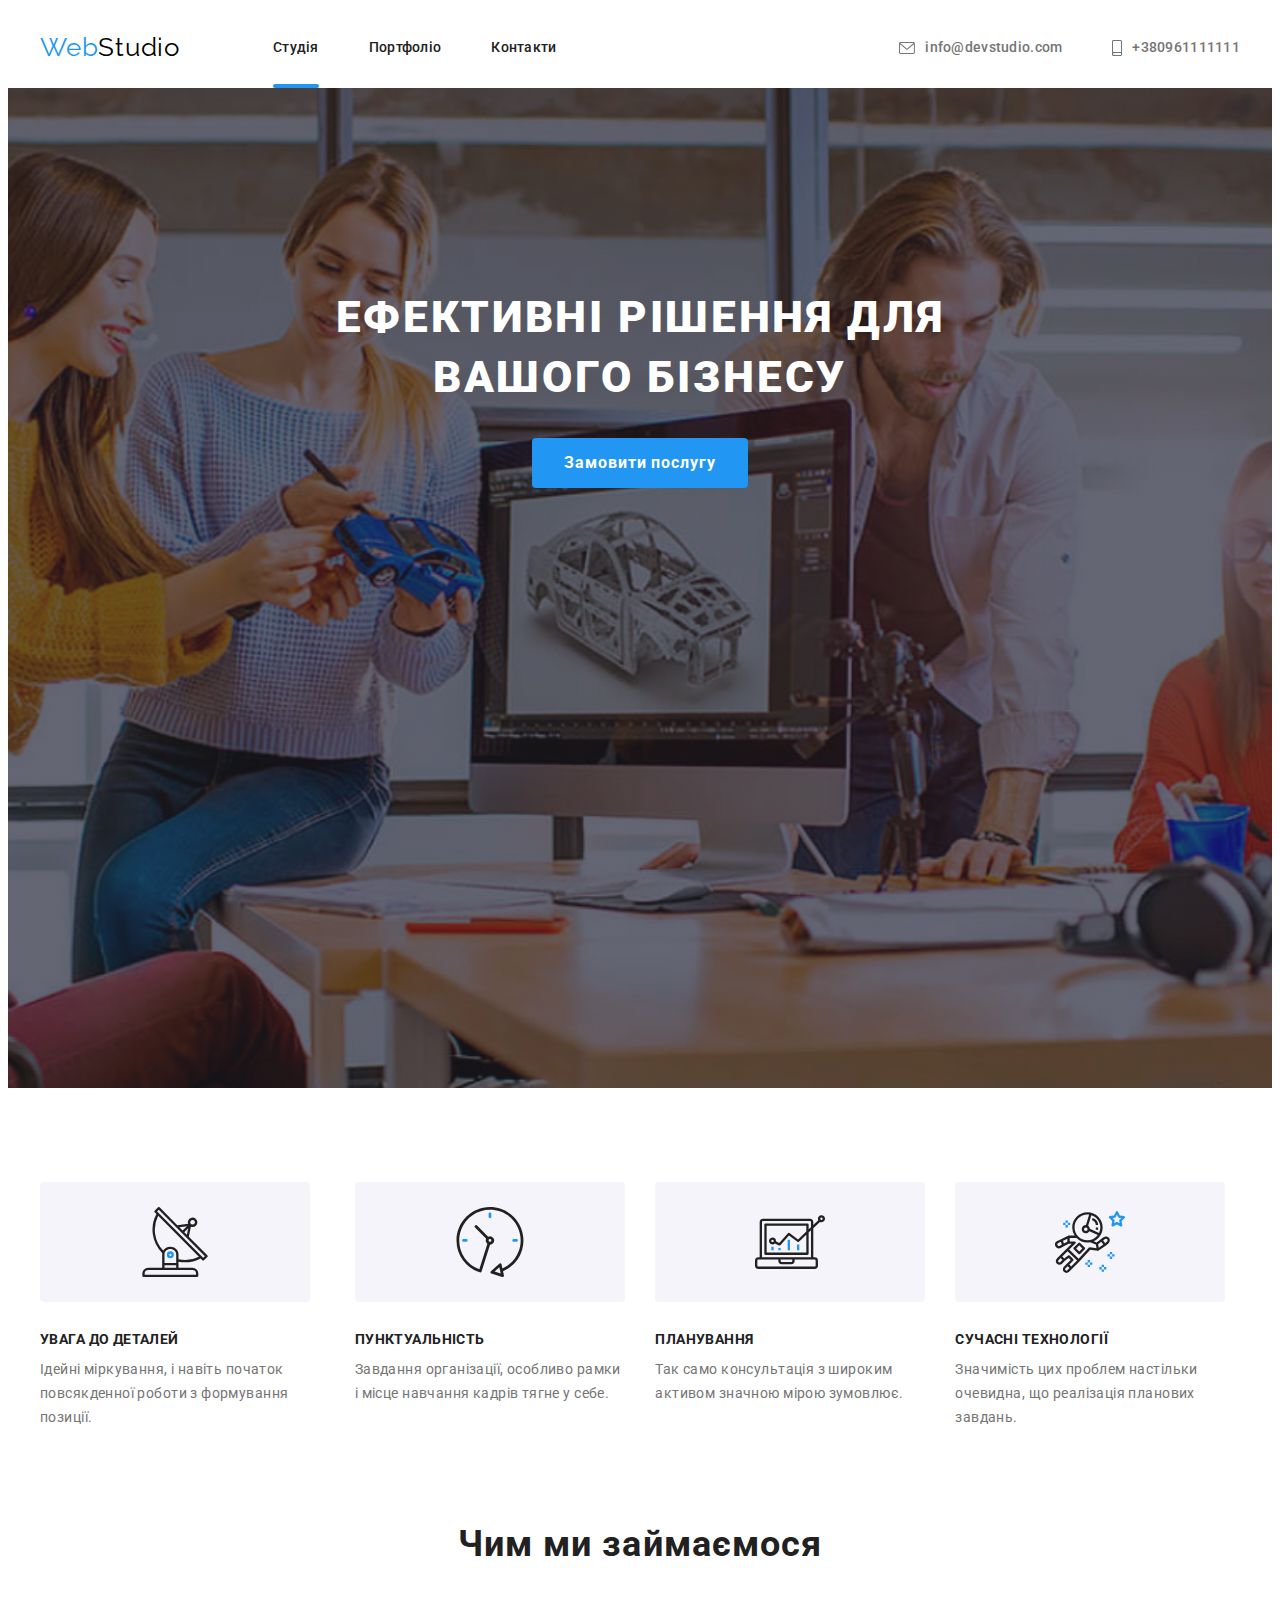
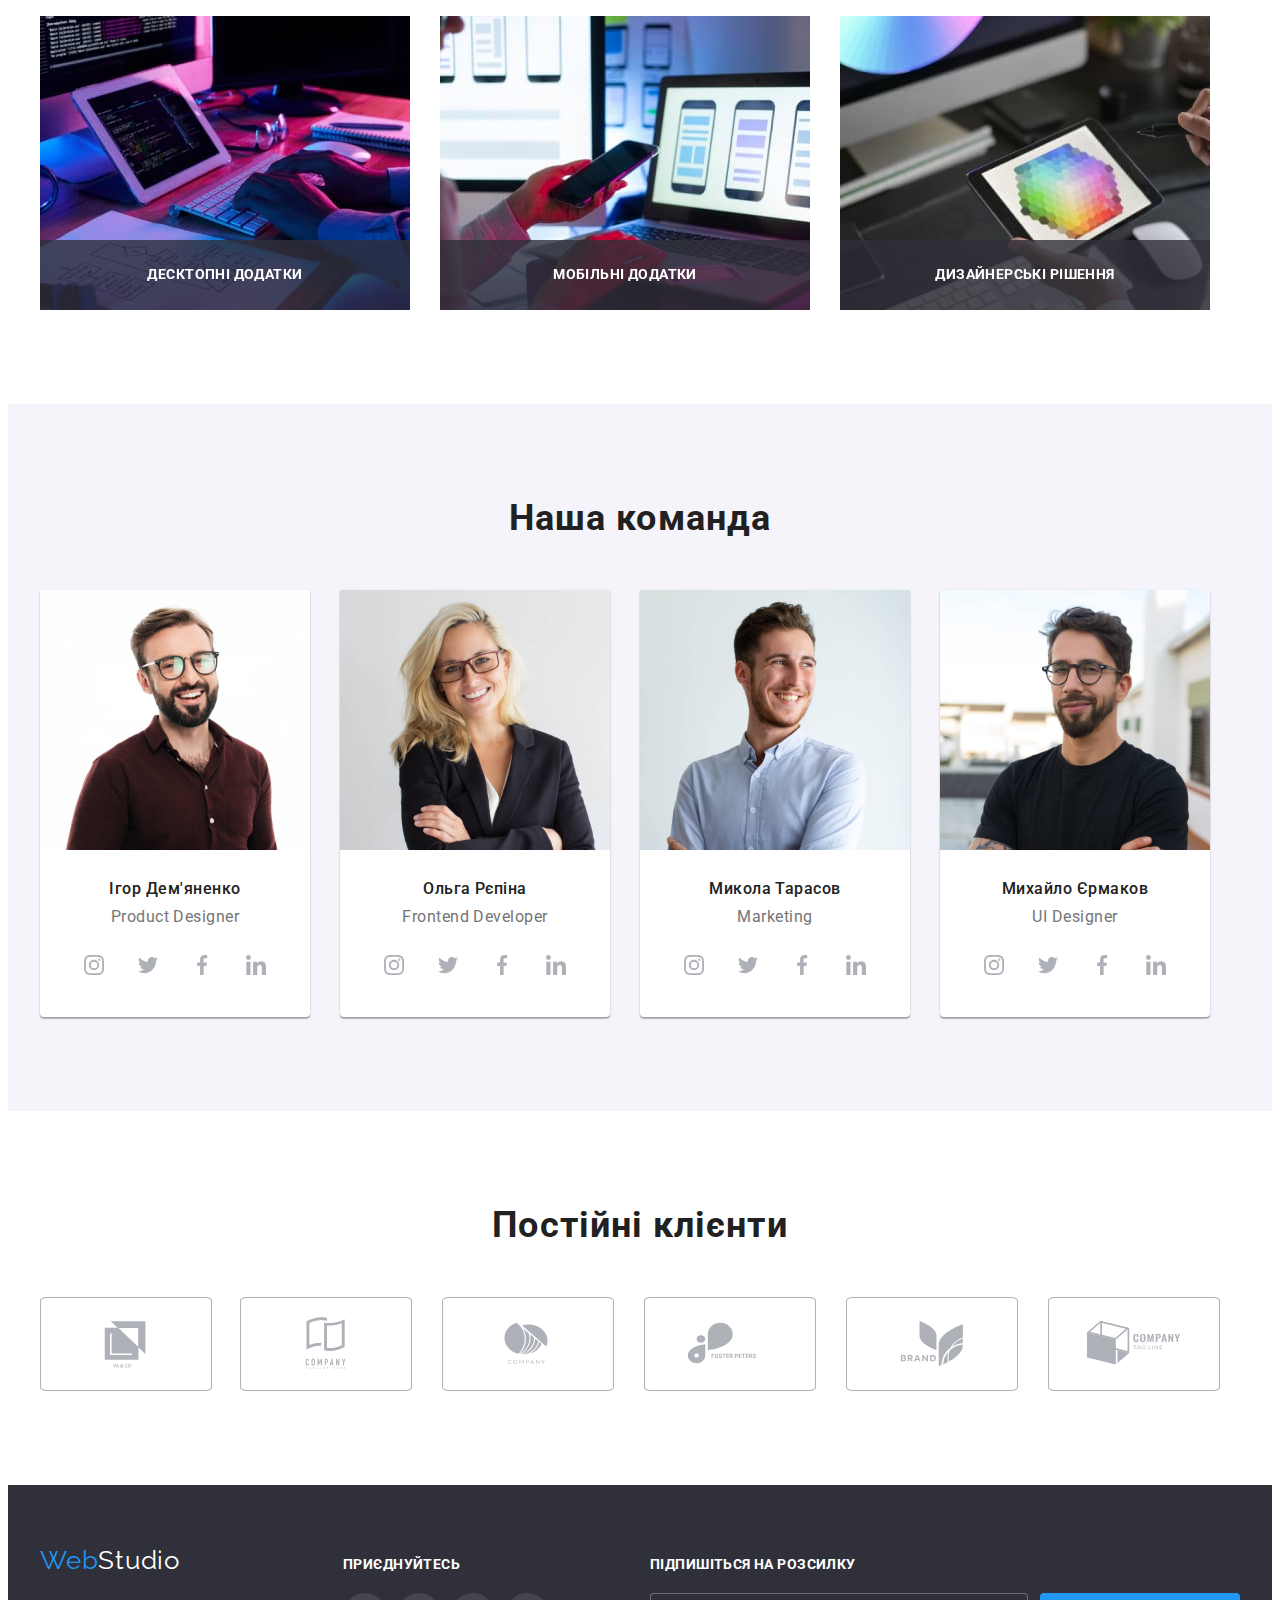
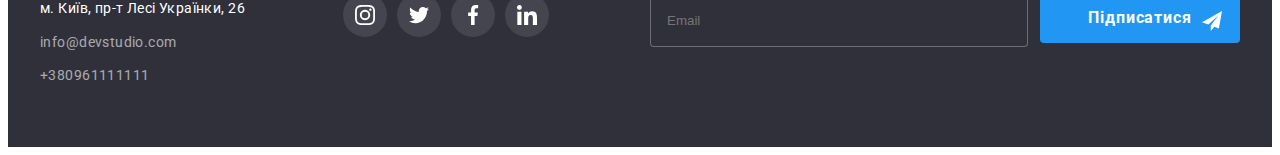
<file: index.html>
<!DOCTYPE html>
<html lang="uk">
  <head>
    <meta charset="UTF-8" />
    <meta http-equiv="X-UA-Compatible" content="IE=edge" />
    <meta name="viewport" content="width=device-width, initial-scale=1.0" />
    <title>Document</title>
    <link
      rel="stylesheet"
      href="https://cdnjs.cloudflare.com/ajax/libs/modern-normalize/1.1.0/modern-normalize.min.css"
      integrity="sha512-wpPYUAdjBVSE4KJnH1VR1HeZfpl1ub8YT/NKx4PuQ5NmX2tKuGu6U/JRp5y+Y8XG2tV+wKQpNHVUX03MfMFn9Q=="
      crossorigin="anonymous"
      referrerpolicy="no-referrer"
    />
    <link
      href="https://fonts.googleapis.com/css2?family=Raleway:wght@700&family=Roboto:wght@400;500;700;900&display=swap"
      rel="stylesheet"
    />
    <!-- Custom stiles-->
    <link rel="stylesheet" href="./css/main.min.css" />
    <!-- <link rel="stylesheet" href="./css/styles.css" /> -->
  </head>
  <body>
    <header>
      <div class="container header-container">
        <a href="./index.html" class="logo"
          >Web<span class="logo-header">Studio</span></a
        >
        <nav>
          <ul class="nav list">
            <li>
              <a href="./index.html" class="nav__link link current">Студія</a>
            </li>

            <li>
              <a href="./portfolio.html" class="nav__link link">Портфоліо</a>
            </li>
            <li>
              <a href="#" class="nav__link link">Контакти</a>
            </li>
          </ul>
        </nav>

        <ul class="list address-header">
          <li class="item">
            <a
              href="mailto:info@devstudio.com"
              class="address-header__link"
              lang="en"
            >
              <svg class="address-header__logo" width="16" height="12">
                <use href="./images/icons-new.svg#icon-envelope"></use>
              </svg>
              info@devstudio.com</a
            >
          </li>
          <li class="item">
            <a href="tel:+380961111111" class="address-header__link">
              <svg class="address-header__logo" width="10" height="16">
                <use href="./images/icons-new.svg#icon-smartphone"></use>
              </svg>
              +380961111111</a
            >
          </li>
        </ul>
      </div>
    </header>
    <main>
      <section class="hero">
        <div class="container">
          <h1 class="hero__title">Ефективні рішення для вашого бізнесу</h1>
          <button data-modal-open type="button" class="button primary">
            Замовити послугу
          </button>
          <div class="backdrop is-hidden" data-modal>
            <div class="modal">
              <p class="modal__title">Залиште свої дані, ми вам передзвонимо</p>
              <button data-modal-close class="modal-close">
                <svg class="modal-close__icon" width="18" height="18">
                  <use href="./images/icons-new.svg#icon-close"></use>
                </svg>
              </button>

              <form class="modal-form" name="modal_form">
                <label class="modal-form__group">
                  <span class="modal-form__label"> Ім'я </span>
                  <input type="text" class="modal-form__input" />
                  <svg class="modal-form__icon" width="18" height="18">
                    <use
                      href="./images/icons-new.svg#icon-person-black-18dp-1"
                    ></use>
                  </svg>
                </label>
                <label class="modal-form-group">
                  <span class="modal-form__label"> Телефон </span>
                  <input type="text" class="modal-form__input" />
                  <svg class="modal-form__icon" width="18" height="18">
                    <use
                      href="./images/icons-new.svg#icon-phone-black-18dp-1"
                    ></use>
                  </svg>
                </label>
                <label class="modal-form__group">
                  <span class="modal-form__label"> Пошта </span>
                  <input type="text" class="modal-form__input" />
                  <svg class="modal-form__icon" width="18" height="18">
                    <use
                      href="./images/icons-new.svg#icon-email-black-18dp-1"
                    ></use>
                  </svg>
                </label>
                <label class="modal-form__textarea">
                  <span class="modal-form__label"> Коментар </span>
                  <textarea
                    name="feedback"
                    placeholder="Введіть текст"
                    class="modal-form__input--feedback"
                  ></textarea>
                </label>
                <div role="group" class="agreement">
                  <label class="check option">
                    <input class="check__input" type="checkbox" />
                    <span class="check__box"></span>
                  </label>
                  <label
                    >Погоджуюся з розсилкою та приймаю
                    <a href="" class="agreement__link">Умови договору</a></label
                  >
                </div>
                <button class="modal-form-btn" type="submit">Відправити</button>
              </form>
            </div>
          </div>
        </div>
      </section>

      <section class="section">
        <div class="container">
          <h2 class="pattern-hidden">Наші переваги</h2>

          <ul class="advantages list">
            <li class="item">
              <div class="advantages__box">
                <svg width="70" height="70">
                  <use href="./images/icons-new.svg#icon-antenna"></use>
                </svg>
              </div>
              <h3 class="advantages__title">УВАГА ДО ДЕТАЛЕЙ</h3>
              <p class="advantages__description">
                Ідейні міркування, і навіть початок повсякденної роботи з
                формування позиції.
              </p>
            </li>
            <li class="item">
              <div class="advantages__box">
                <svg width="70" height="70">
                  <use href="./images/icons-new.svg#icon-clock"></use>
                </svg>
              </div>
              <h3 class="advantages__title">ПУНКТУАЛЬНІСТЬ</h3>
              <p class="advantages__description">
                Завдання організації, особливо рамки і місце навчання кадрів
                тягне у себе.
              </p>
            </li>
            <li class="item">
              <div class="advantages__box">
                <svg width="70" height="70">
                  <use href="./images/icons-new.svg#icon-diagram"></use>
                </svg>
              </div>
              <h3 class="advantages__title">ПЛАНУВАННЯ</h3>
              <p class="advantages__description">
                Так само консультація з широким активом значною мірою зумовлює.
              </p>
            </li>
            <li class="item">
              <div class="advantages__box">
                <svg width="70" height="70">
                  <use href="./images/icons-new.svg#icon-astronaut"></use>
                </svg>
              </div>
              <h3 class="advantages__title">СУЧАСНІ ТЕХНОЛОГІЇ</h3>
              <p class="advantages__description">
                Значимість цих проблем настільки очевидна, що реалізація
                планових завдань.
              </p>
            </li>
          </ul>
        </div>
      </section>
      <section class="work section">
        <div class="container">
          <h2 class="work__title">Чим ми займаємося</h2>
          <ul class="work__list list">
            <li class="work__item">
              <img
                src="./images/comp.jpg"
                alt="Фото с изображением экрана компьютера"
                width="370"
              />
              <p class="work__descr">Десктопні додатки</p>
            </li>
            <li class="work__item">
              <img
                src="./images/smartphone.jpg"
                alt="Фото с изображением смартфона"
                width="370"
              />
              <p class="work__descr">Мобільні додатки</p>
            </li>
            <li class="work__item">
              <img
                src="./images/tablet.jpg"
                alt="Фото с изображением планшета"
                width="370"
              />
              <p class="work__descr">Дизайнерські рішення</p>
            </li>
          </ul>
        </div>
      </section>

      <section class="team section">
        <div class="container">
          <h2 class="team__title">Наша команда</h2>
          <ul class="team-members list">
            <li class="team-members__item">
              <img
                src="./images/demianenko.jpg"
                alt="Фото Дем'яненко"
                width="270"
                height="260"
              />
              <div class="team-members__box">
                <h3 class="team-members__names">Ігор Дем'яненко</h3>
                <p class="team-members__title">Product Designer</p>
                <ul class="social list">
                  <li>
                    <a
                      class="social__link link"
                      href="http://instagram.com"
                      target="_blank"
                      rel="noopener norefference"
                      aria-label="Instagram"
                    >
                      <svg class="social__icon" width="20" height="20">
                        <use href="./images/icons-new.svg#icon-instagram"></use>
                      </svg>
                    </a>
                  </li>
                  <li>
                    <a
                      class="social__link link"
                      href="http://twitter.com"
                      target="_blank"
                      rel="noopener norefference"
                      aria-label="Twitter logo"
                    >
                      <svg class="social__icon" width="20" height="20">
                        <use href="./images/icons-new.svg#icon-twitter"></use>
                      </svg>
                    </a>
                  </li>
                  <li>
                    <a
                      class="social__link link"
                      href="http://facebook.com"
                      target="_blank"
                      rel="noopener norefference"
                      aria-label="Facebook logo"
                    >
                      <svg class="social__icon" width="20" height="20">
                        <use href="./images/icons-new.svg#icon-facebook"></use>
                      </svg>
                    </a>
                  </li>
                  <li>
                    <a
                      class="social__link link"
                      href="http://linkedin.com"
                      target="_blank"
                      rel="noopener norefference"
                      aria-label="linkedin logo"
                    >
                      <svg class="social__icon" width="20" height="20">
                        <use href="./images/icons-new.svg#icon-linkedin"></use>
                      </svg>
                    </a>
                  </li>
                </ul>
              </div>
            </li>
            <li class="team-members__item">
              <img
                src="./images/repina.jpg"
                alt="Фото Рєпіної"
                width="270"
                height="260"
              />
              <div class="team-members__box">
                <h3 class="team-members__names">Ольга Рєпіна</h3>
                <p class="team-members__title">Frontend Developer</p>
                <ul class="social list">
                  <li>
                    <a
                      class="social__link link"
                      href="http://instagram.com"
                      target="_blank"
                      rel="noopener norefference"
                      aria-label="Instagram"
                    >
                      <svg class="social__icon" width="20" height="20">
                        <use href="./images/icons-new.svg#icon-instagram"></use>
                      </svg>
                    </a>
                  </li>
                  <li>
                    <a
                      class="social__link link"
                      href="http://twitter.com"
                      target="_blank"
                      rel="noopener norefference"
                      aria-label="Twitter logo"
                    >
                      <svg class="social__icon" width="20" height="20">
                        <use href="./images/icons-new.svg#icon-twitter"></use>
                      </svg>
                    </a>
                  </li>
                  <li>
                    <a
                      class="social__link link"
                      href="http://facebook.com"
                      target="_blank"
                      rel="noopener norefference"
                      aria-label="Facebook logo"
                    >
                      <svg class="social__icon" width="20" height="20">
                        <use href="./images/icons-new.svg#icon-facebook"></use>
                      </svg>
                    </a>
                  </li>
                  <li>
                    <a
                      class="social__link link"
                      href="http://linkedin.com"
                      target="_blank"
                      rel="noopener norefference"
                      aria-label="linkedin logo"
                    >
                      <svg class="social__icon" width="20" height="20">
                        <use href="./images/icons-new.svg#icon-linkedin"></use>
                      </svg>
                    </a>
                  </li>
                </ul>
              </div>
            </li>
            <li class="team-members__item">
              <img
                src="./images/tarasov.jpg"
                alt="Фото Тарасова"
                width="270"
                height="260"
              />
              <div class="team-members__box">
                <h3 class="team-members__names">Микола Тарасов</h3>
                <p class="team-members__title">Marketing</p>
                <ul class="social list">
                  <li class="social__item">
                    <a
                      class="social__link link"
                      href="http://instagram.com"
                      target="_blank"
                      rel="noopener norefference"
                      aria-label="Instagram"
                    >
                      <svg class="social__icon" width="20" height="20">
                        <use href="./images/icons-new.svg#icon-instagram"></use>
                      </svg>
                    </a>
                  </li>
                  <li>
                    <a
                      class="social__link link"
                      href="http://twitter.com"
                      target="_blank"
                      rel="noopener norefference"
                      aria-label="Twitter logo"
                    >
                      <svg class="social__icon" width="20" height="20">
                        <use href="./images/icons-new.svg#icon-twitter"></use>
                      </svg>
                    </a>
                  </li>
                  <li>
                    <a
                      class="social__link link"
                      href="http://facebook.com"
                      target="_blank"
                      rel="noopener norefference"
                      aria-label="Facebook logo"
                    >
                      <svg class="social__icon" width="20" height="20">
                        <use href="./images/icons-new.svg#icon-facebook"></use>
                      </svg>
                    </a>
                  </li>
                  <li>
                    <a
                      class="social__link link"
                      href="http://linkedin.com"
                      target="_blank"
                      rel="noopener norefference"
                      aria-label="linkedin logo"
                    >
                      <svg class="social__icon" width="20" height="20">
                        <use href="./images/icons-new.svg#icon-linkedin"></use>
                      </svg>
                    </a>
                  </li>
                </ul>
              </div>
            </li>
            <li class="team-members__item">
              <img
                src="./images/ermakov.jpg"
                alt="Фото Єрмакова"
                width="270"
                height="260"
              />
              <div class="team-members__box">
                <h3 class="team-members__names">Михайло Єрмаков</h3>
                <p class="team-members__title">UI Designer</p>
                <ul class="social list">
                  <li>
                    <a
                      class="social__link link"
                      href="http://instagram.com"
                      target="_blank"
                      rel="noopener norefference"
                      aria-label="Instagram"
                    >
                      <svg class="social__icon" width="20" height="20">
                        <use href="./images/icons-new.svg#icon-instagram"></use>
                      </svg>
                    </a>
                  </li>
                  <li>
                    <a
                      class="social__link link"
                      href="http://twitter.com"
                      target="_blank"
                      rel="noopener norefference"
                      aria-label="Twitter logo"
                    >
                      <svg class="social__icon" width="20" height="20">
                        <use href="./images/icons-new.svg#icon-twitter"></use>
                      </svg>
                    </a>
                  </li>
                  <li>
                    <a
                      class="social__link link"
                      href="http://facebook.com"
                      target="_blank"
                      rel="noopener norefference"
                      aria-label="Facebook logo"
                    >
                      <svg class="social__icon" width="20" height="20">
                        <use href="./images/icons-new.svg#icon-facebook"></use>
                      </svg>
                    </a>
                  </li>
                  <li>
                    <a
                      class="social__link link"
                      href="http://linkedin.com"
                      target="_blank"
                      rel="noopener norefference"
                      aria-label="linkedin logo"
                    >
                      <svg class="social__icon" width="20" height="20">
                        <use href="./images/icons-new.svg#icon-linkedin"></use>
                      </svg>
                    </a>
                  </li>
                </ul>
              </div>
            </li>
          </ul>
        </div>
      </section>
      <section class="our-clients__section">
        <div class="container">
          <h2 class="our-clients__title">Постійні клієнти</h2>
          <ul class="clients list">
            <li class="client__item">
              <a
                class="client__link link"
                href="#"
                target="_blank"
                rel="noopener norefference"
                aria-label="client logo"
              >
                <svg class="client__icon" width="106" height="60">
                  <use href="./images/icons-new.svg#icon-LogoYaCo1"></use>
                </svg>
              </a>
            </li>
            <li>
              <a
                class="client__link link"
                href="#"
                target="_blank"
                rel="noopener norefference"
                aria-label="client logo"
              >
                <svg class="client__icon" width="106" height="60">
                  <use href="./images/icons-new.svg#icon-LogoTagComp2"></use>
                </svg>
              </a>
            </li>
            <li>
              <a
                class="client__link link"
                href="#"
                target="_blank"
                rel="noopener norefference"
                aria-label="client logo"
              >
                <svg class="client__icon" width="106" height="60">
                  <use href="./images/icons-new.svg#icon-LogoComp3"></use>
                </svg>
              </a>
            </li>
            <li>
              <a
                class="client__link link"
                href="#"
                target="_blank"
                rel="noopener norefference"
                aria-label="client logo"
              >
                <svg class="client__icon" width="106" height="60">
                  <use
                    href="./images/icons-new.svg#icon-LogoFosterPeters4"
                  ></use>
                </svg>
              </a>
            </li>
            <li>
              <a
                class="client__link link"
                href="#"
                target="_blank"
                rel="noopener norefference"
                aria-label="client logo"
              >
                <svg class="client__icon" width="106" height="60">
                  <use href="./images/icons-new.svg#icon-LogoBrand5"></use>
                </svg>
              </a>
            </li>
            <li>
              <a
                class="client__link link"
                href="#"
                target="_blank"
                rel="noopener norefference"
                aria-label="client logo"
              >
                <svg class="client__icon" width="106" height="60">
                  <use href="./images/icons-new.svg#icon-LogoComp6"></use>
                </svg>
              </a>
            </li>
          </ul>
        </div>
      </section>
    </main>

    <footer class="footer__section">
      <div class="container common-wrap-footer">
        <div class="first-footer">
          <a href="./index.html" class="logo"
            >Web<span class="logo-footer">Studio</span>
          </a>
          <address class="address-footer">
            <ul class="list">
              <li class="address-item">
                <a
                  href="https://goo.gl/maps/Q7eHkyQhdYGQR9RCA"
                  target="_blank"
                  rel="noopener noreferrer nofollower"
                  class="link-address-footer"
                  >м. Київ, пр-т Лесі Українки, 26</a
                >
              </li>
              <li class="address-item">
                <a
                  href="mailto:info@devstudio.com"
                  class="address-footer"
                  lang="en"
                  >info@devstudio.com</a
                >
              </li>
              <li class="address-item">
                <a href="tel:+380961111111" class="address-footer"
                  >+380961111111</a
                >
              </li>
            </ul>
          </address>
        </div>

        <div>
          <p class="section-title-social-footer">ПРИЄДНУЙТЕСЬ</p>
          <ul class="social-footer list">
            <li class="social-item-footer">
              <a
                class="social-link-footer link"
                href="http://instagram.com"
                target="_blank"
                rel="noopener norefference"
                aria-label="Instagram"
              >
                <svg class="social-icon-footer" width="20" height="20">
                  <use href="./images/icons-new.svg#icon-instagram"></use>
                </svg>
              </a>
            </li>
            <li class="social-item-footer">
              <a
                class="social-link-footer link"
                href="http://twitter.com"
                target="_blank"
                rel="noopener norefference"
                aria-label="Twitter logo"
              >
                <svg class="social-icon-footer" width="20" height="20">
                  <use href="./images/icons-new.svg#icon-twitter"></use>
                </svg>
              </a>
            </li>
            <li class="social-item-footer">
              <a
                class="social-link-footer link"
                href="http://facebook.com"
                target="_blank"
                rel="noopener norefference"
                aria-label="Facebook logo"
              >
                <svg class="social-icon-footer" width="20" height="20">
                  <use href="./images/icons-new.svg#icon-facebook"></use>
                </svg>
              </a>
            </li>
            <li class="social-item-footer">
              <a
                class="social-link-footer link"
                href="http://linkedin.com"
                target="_blank"
                rel="noopener norefference"
                aria-label="linkedin logo"
              >
                <svg class="social-icon-footer" width="20" height="20">
                  <use href="./images/icons-new.svg#icon-linkedin"></use>
                </svg>
              </a>
            </li>
          </ul>
        </div>
        <div class="subsription-section">
          <p class="section-title-social-footer">Підпишіться на розсилку</p>
          <form class="modal-form" name="modal_form">
            <label class="modal-form-group-footer">
              <input
                type="email"
                name="email"
                placeholder="Email"
                class="form-input-subsr"
              />
              <button type="submit" class="button-send-footer">
                Підписатися<svg class="send-icon-footer" width="20" height="20">
                  <use href="./images/icons-new.svg#icon-send"></use>
                </svg>
              </button>
            </label>
          </form>
        </div>
      </div>
    </footer>
    <script src="./js/modal.js"></script>
  </body>
</html>
</file>
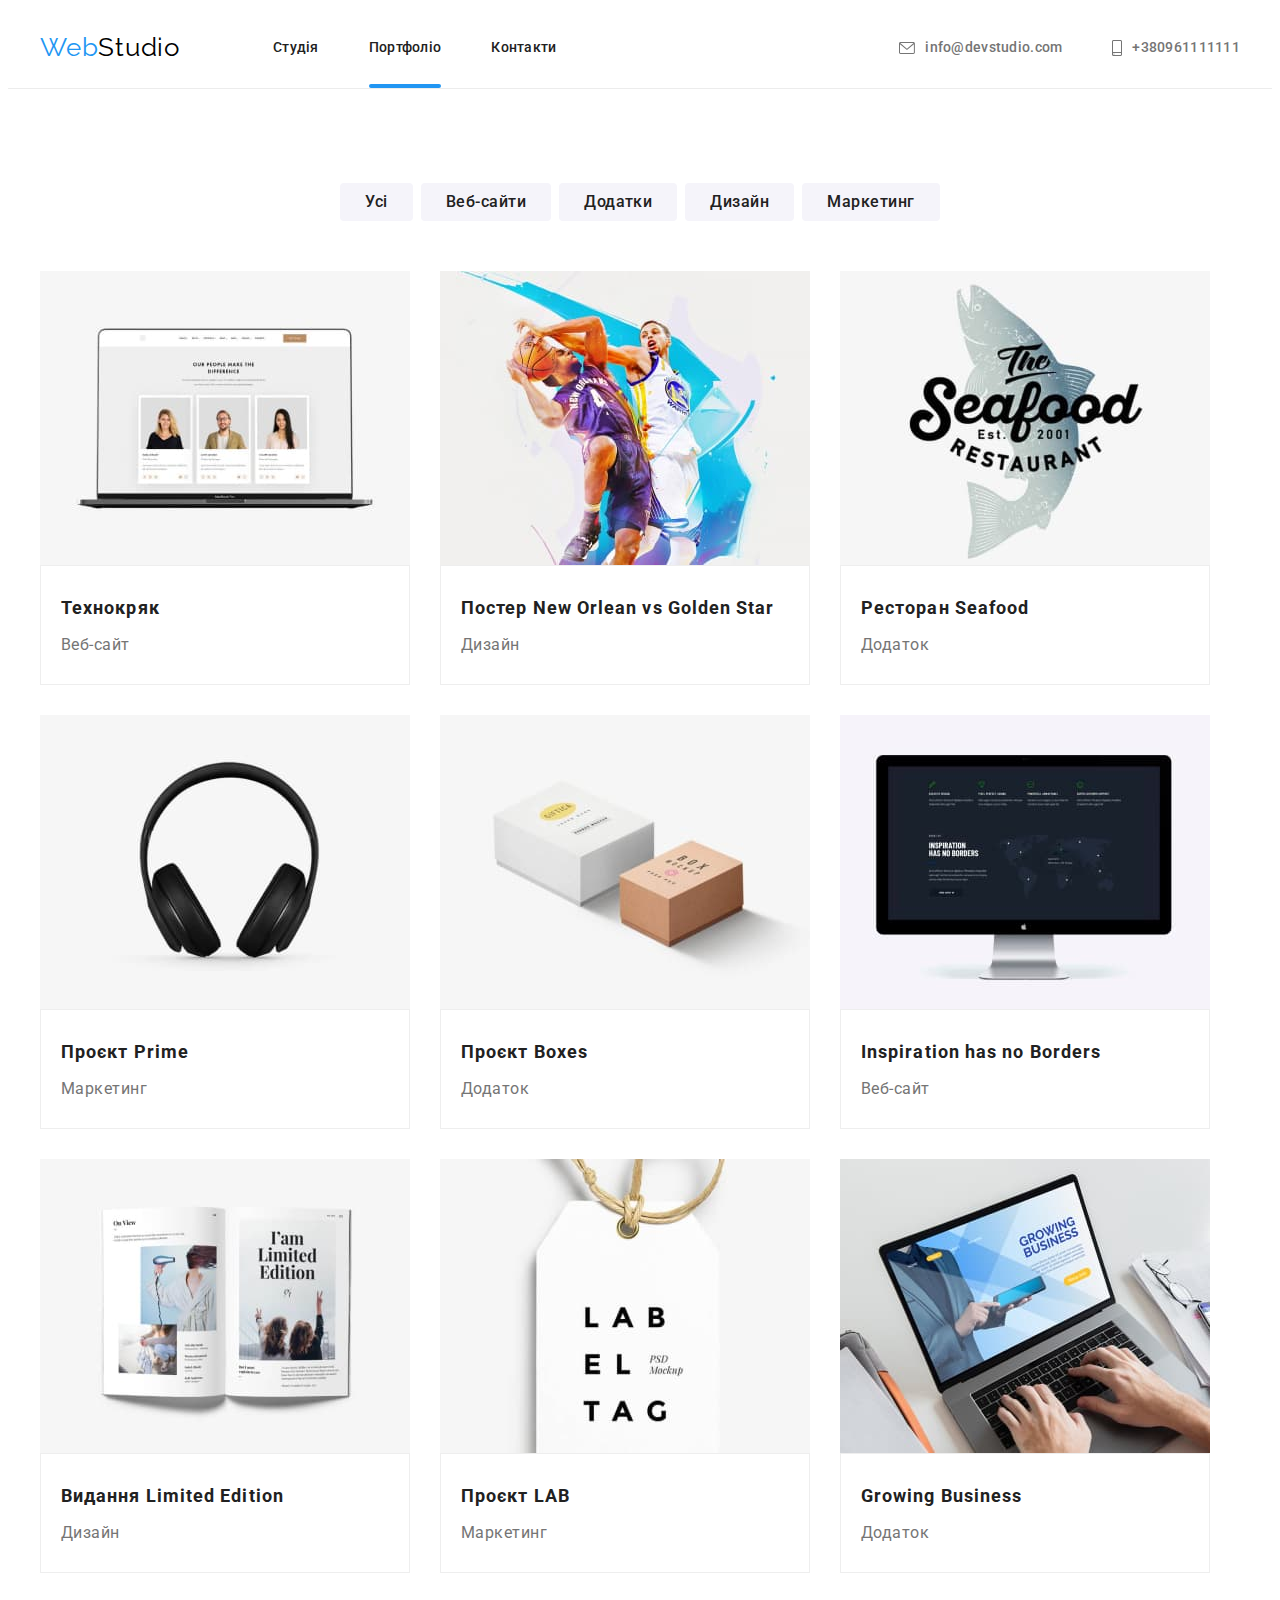
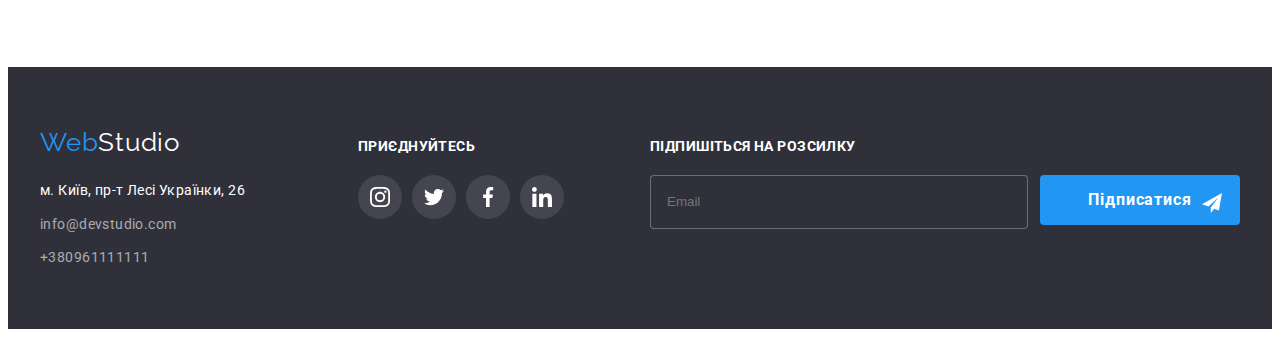
<file: portfolio.html>
<!DOCTYPE html>
<html lang="uk">
  <head>
    <meta charset="UTF-8" />
    <meta http-equiv="X-UA-Compatible" content="IE=edge" />
    <meta name="viewport" content="width=device-width, initial-scale=1.0" />
    <title>Document</title>
    <link
      rel="stylesheet"
      href="https://cdnjs.cloudflare.com/ajax/libs/modern-normalize/1.1.0/modern-normalize.min.css"
      integrity="sha512-wpPYUAdjBVSE4KJnH1VR1HeZfpl1ub8YT/NKx4PuQ5NmX2tKuGu6U/JRp5y+Y8XG2tV+wKQpNHVUX03MfMFn9Q=="
      crossorigin="anonymous"
      referrerpolicy="no-referrer"
    />
    <link
      href="https://fonts.googleapis.com/css2?family=Raleway:wght@700&family=Roboto:wght@400;500;700;900&display=swap"
      rel="stylesheet"
    />
    <link rel="stylesheet" href="./css/main.min.css" />
    <!-- <link rel="stylesheet" href="./css/styles.css" /> -->
  </head>
  <body>
    <header class="header">
      <div class="container header-container">
        <a href="./index.html" class="logo"
          >Web<span class="logo-header">Studio</span></a
        >
        <nav>
          <ul class="nav list">
            <li>
              <a href="./index.html" class="nav__link link">Студія</a>
            </li>

            <li>
              <a href="./portfolio.html" class="nav__link link current"
                >Портфоліо</a
              >
            </li>
            <li>
              <a href="#" class="nav__link link">Контакти</a>
            </li>
          </ul>
        </nav>

        <ul class="list address-header">
          <li class="item">
            <a
              href="mailto:info@devstudio.com"
              class="address-header__link"
              lang="en"
            >
              <svg class="address-header__logo" width="16" height="12">
                <use href="./images/icons-new.svg#icon-envelope"></use>
              </svg>
              info@devstudio.com</a
            >
          </li>
          <li class="item">
            <a href="tel:+380961111111" class="address-header__link">
              <svg class="address-header__logo" width="10" height="16">
                <use href="./images/icons-new.svg#icon-smartphone"></use>
              </svg>
              +380961111111</a
            >
          </li>
        </ul>
      </div>
    </header>
    <main>
      <section class="section">
        <div class="container">
          <h1 class="pattern-hidden">Наші переваги</h1>
          <ul class="portfolio-buttons list">
            <li>
              <button type="button" class="button secondary">Усі</button>
            </li>
            <li>
              <button type="button" class="button secondary">Веб-сайти</button>
            </li>
            <li>
              <button type="button" class="button secondary">Додатки</button>
            </li>
            <li>
              <button type="button" class="button secondary">Дизайн</button>
            </li>
            <li>
              <button type="button" class="button secondary">Маркетинг</button>
            </li>
          </ul>
          <ul class="portfolio__list list">
            <li class="portfolio__element">
              <a href="#" class="portfolio__link link">
                <div class="portfolio_overlay">
                  <img
                    src="./images/technokryak.jpg"
                    alt="Фото главной страницы сайта Технокряк"
                    width="370"
                    height="274"
                  />
                  <div class="portfolio_wrap">
                    <p class="portfolio__descr">
                      Ресурс пропонує комплексні пропозиції з різним рівнем
                      функціоналу та сервісів. Все це дозволить відвідувачу
                      отримати вичерпні відомості про компанію чи приватну
                      особу.
                    </p>
                  </div>
                </div>
                <div class="portfolio-box">
                  <h2 class="portfolio-box__title">Технокряк</h2>
                  <p class="portfolio-box__description">Веб-сайт</p>
                </div>
              </a>
            </li>
            <li class="portfolio__element">
              <a href="#" class="portfolio__link link">
                <div class="portfolio_overlay">
                  <img
                    src="./images/poster-neworlean.jpg"
                    alt="Фото главной страницы сайта Нью-Орлеан"
                    width="370"
                    height="274"
                  />
                  <div class="portfolio_wrap">
                    <p class="portfolio__descr">
                      Ресурс пропонує комплексні пропозиції з різним рівнем
                      функціоналу та сервісів. Все це дозволить відвідувачу
                      отримати вичерпні відомості про компанію чи приватну
                      особу.
                    </p>
                  </div>
                </div>
                <div class="portfolio-box">
                  <h2 class="portfolio-box__title">
                    Постер New Orlean vs Golden Star
                  </h2>
                  <p class="portfolio-box__description">Дизайн</p>
                </div>
              </a>
            </li>

            <li class="portfolio__element">
              <a href="#" class="portfolio__link link">
                <div class="portfolio_overlay">
                  <img
                    src="./images/seafood-restaurant.jpg"
                    alt="Фото главной страницы приложения"
                    width="370"
                    height="274"
                  />
                  <div class="portfolio_wrap">
                    <p class="portfolio__descr">
                      Ресурс пропонує комплексні пропозиції з різним рівнем
                      функціоналу та сервісів. Все це дозволить відвідувачу
                      отримати вичерпні відомості про компанію чи приватну
                      особу.
                    </p>
                  </div>
                </div>
                <div class="portfolio-box">
                  <h2 class="portfolio-box__title">Ресторан Seafood</h2>
                  <p class="portfolio-box__description">Додаток</p>
                </div>
              </a>
            </li>
            <li class="portfolio__element">
              <a href="#" class="portfolio__link link">
                <div class="portfolio_overlay">
                  <img
                    src="./images/project-prime.jpg"
                    alt="Фото главной страницы"
                    width="370"
                    height="274"
                  />
                  <div class="portfolio_wrap">
                    <p class="portfolio__descr">
                      Ресурс пропонує комплексні пропозиції з різним рівнем
                      функціоналу та сервісів. Все це дозволить відвідувачу
                      отримати вичерпні відомості про компанію чи приватну
                      особу.
                    </p>
                  </div>
                </div>
                <div class="portfolio-box">
                  <h2 class="portfolio-box__title">Проєкт Prime</h2>
                  <p class="portfolio-box__description">Маркетинг</p>
                </div>
              </a>
            </li>
            <li class="portfolio__element">
              <a href="#" class="portfolio__link link">
                <div class="portfolio_overlay">
                  <img
                    src="./images/boxes.jpg"
                    alt="Фото главной страницы приложения"
                    width="370"
                    height="274"
                  />
                  <div class="portfolio_wrap">
                    <p class="portfolio__descr">
                      Ресурс пропонує комплексні пропозиції з різним рівнем
                      функціоналу та сервісів. Все це дозволить відвідувачу
                      отримати вичерпні відомості про компанію чи приватну
                      особу.
                    </p>
                  </div>
                </div>
                <div class="portfolio-box">
                  <h2 class="portfolio-box__title">Проєкт Boxes</h2>
                  <p class="portfolio-box__description">Додаток</p>
                </div>
              </a>
            </li>
            <li class="portfolio__element">
              <a href="#" class="portfolio__link link">
                <div class="portfolio_overlay">
                  <img
                    src="./images/inspiration.jpg"
                    alt="Фото главной страницы сайта"
                    width="370"
                    height="274"
                  />
                  <div class="portfolio_wrap">
                    <p class="portfolio__descr">
                      Ресурс пропонує комплексні пропозиції з різним рівнем
                      функціоналу та сервісів. Все це дозволить відвідувачу
                      отримати вичерпні відомості про компанію чи приватну
                      особу.
                    </p>
                  </div>
                </div>
                <div class="portfolio-box">
                  <h2 class="portfolio-box__title">
                    Inspiration has no Borders
                  </h2>
                  <p class="portfolio-box__description">Веб-сайт</p>
                </div>
              </a>
            </li>
            <li class="portfolio__element">
              <a href="#" class="portfolio__link link">
                <div class="portfolio_overlay">
                  <img
                    src="./images/limited-edition.jpg"
                    alt="Фото главной страницы"
                    width="370"
                    height="274"
                  />
                  <div class="portfolio_wrap">
                    <p class="portfolio__descr">
                      Ресурс пропонує комплексні пропозиції з різним рівнем
                      функціоналу та сервісів. Все це дозволить відвідувачу
                      отримати вичерпні відомості про компанію чи приватну
                      особу.
                    </p>
                  </div>
                </div>
                <div class="portfolio-box">
                  <h2 class="portfolio-box__title">Видання Limited Edition</h2>
                  <p class="portfolio-box__description">Дизайн</p>
                </div>
              </a>
            </li>
            <li class="portfolio__element">
              <a href="#" class="portfolio__link link">
                <div class="portfolio_overlay">
                  <img
                    src="./images/lab.jpg"
                    alt="Фото главной страницы"
                    width="370"
                    height="274"
                  />
                  <div class="portfolio_wrap">
                    <p class="portfolio__descr">
                      Ресурс пропонує комплексні пропозиції з різним рівнем
                      функціоналу та сервісів. Все це дозволить відвідувачу
                      отримати вичерпні відомості про компанію чи приватну
                      особу.
                    </p>
                  </div>
                </div>
                <div class="portfolio-box">
                  <h2 class="portfolio-box__title">Проєкт LAB</h2>
                  <p class="portfolio-box__description">Маркетинг</p>
                </div>
              </a>
            </li>
            <li class="portfolio__element">
              <a href="#" class="portfolio__link link">
                <div class="portfolio_overlay">
                  <img
                    src="./images/growbusiness.jpg"
                    alt="Фото главной страницы"
                    width="370"
                    height="274"
                  />
                  <div class="portfolio_wrap">
                    <p class="portfolio__descr">
                      Ресурс пропонує комплексні пропозиції з різним рівнем
                      функціоналу та сервісів. Все це дозволить відвідувачу
                      отримати вичерпні відомості про компанію чи приватну
                      особу.
                    </p>
                  </div>
                </div>
                <div class="portfolio-box">
                  <h2 class="portfolio-box__title">Growing Business</h2>
                  <p class="portfolio-box__description">Додаток</p>
                </div>
              </a>
            </li>
          </ul>
        </div>
      </section>
    </main>

    <footer class="footer__section">
      <div class="container common-wrap-footer">
        <div class="first-footer">
          <a href="./index.html" class="logo"
            >Web<span class="logo-footer">Studio</span>
          </a>
          <address class="address-footer">
            <ul class="list">
              <li class="address-item">
                <a
                  href="https://goo.gl/maps/Q7eHkyQhdYGQR9RCA"
                  target="_blank"
                  rel="noopener noreferrer nofollower"
                  class="link-address-footer"
                  >м. Київ, пр-т Лесі Українки, 26</a
                >
              </li>
              <li class="address-item">
                <a
                  href="mailto:info@devstudio.com"
                  class="address-footer"
                  lang="en"
                  >info@devstudio.com</a
                >
              </li>
              <li class="address-item">
                <a href="tel:+380961111111" class="address-footer"
                  >+380961111111</a
                >
              </li>
            </ul>
          </address>
        </div>

        <div class="container">
          <p class="section-title-social-footer">ПРИЄДНУЙТЕСЬ</p>
          <ul class="social-footer list">
            <li class="social-item-footer">
              <a
                class="social-link-footer link"
                href="http://instagram.com"
                target="_blank"
                rel="noopener norefference"
                aria-label="Instagram"
              >
                <svg class="social-icon-footer" width="20" height="20">
                  <use href="./images/icons-new.svg#icon-instagram"></use>
                </svg>
              </a>
            </li>
            <li class="social-item-footer">
              <a
                class="social-link-footer link"
                href="http://twitter.com"
                target="_blank"
                rel="noopener norefference"
                aria-label="Twitter logo"
              >
                <svg class="social-icon-footer" width="20" height="20">
                  <use href="./images/icons-new.svg#icon-twitter"></use>
                </svg>
              </a>
            </li>
            <li class="social-item-footer">
              <a
                class="social-link-footer link"
                href="http://facebook.com"
                target="_blank"
                rel="noopener norefference"
                aria-label="Facebook logo"
              >
                <svg class="social-icon-footer" width="20" height="20">
                  <use href="./images/icons-new.svg#icon-facebook"></use>
                </svg>
              </a>
            </li>
            <li class="social-item-footer">
              <a
                class="social-link-footer link"
                href="http://linkedin.com"
                target="_blank"
                rel="noopener norefference"
                aria-label="linkedin logo"
              >
                <svg class="social-icon-footer" width="20" height="20">
                  <use href="./images/icons-new.svg#icon-linkedin"></use>
                </svg>
              </a>
            </li>
          </ul>
        </div>
        <div class="subsription-section">
          <p class="section-title-social-footer">Підпишіться на розсилку</p>
          <form class="modal-form" name="modal_form">
            <label class="modal-form-group-footer">
              <input
                type="email"
                name="email"
                placeholder="Email"
                class="form-input-subsr"
              />

              <button type="submit" class="button-send-footer">
                Підписатися<svg class="send-icon-footer" width="20" height="20">
                  <use href="./images/icons-new.svg#icon-send"></use>
                </svg>
              </button>
            </label>
          </form>
        </div>
      </div>
    </footer>
  </body>
</html>
</file>
<file: css/styles.css>
:root {
  --title-text-color: #212121;
  --maket-color: #ffffff;
  --primary-text-color: #757575;
  --accent-color: #2196f3;
  --work-bg: rgba(47, 48, 58, 0.8);
}

body {
  font-family: Roboto, sans-serif;
  font-size: 14px;
  letter-spacing: 0.03em;
  background-color: var(--maket-color);
  color: var(--primary-text-color);
}

h1,
h2,
h3,
h4,
h5,
h6,
p {
  margin: 0;
}
img {
  display: block;
  max-width: 100%;
  height: auto;
}
button {
  display: block;
  cursor: pointer;
  border: none;
  border-radius: 4px;
}

.list {
  list-style: none;
  padding-left: 0;
  margin: 0;
}
.link {
  text-decoration: none;
}
.container {
  width: 1200px;
  margin: 0 auto;
  padding-left: 15px;
  padding-right: 15px;
}
.section {
  padding-top: 94px;
  padding-bottom: 94px;
}
/*Header*/

.header {
  border-bottom-width: 1px;
  border-bottom-style: solid;
  border-bottom-color: #ececec;
}

.header-container {
  display: flex;
  align-items: center;
}
.logo {
  font-family: Raleway, sans-serif;
  font-size: 26px;
  line-height: 1.2;
  letter-spacing: 0.03em;
  text-decoration: none;
  color: var(--accent-color);
  margin-right: 93px;
}
.address-header {
  margin-left: auto;
  display: flex;
  align-items: center;
  gap: 50px;
}
.address-header__link {
  font-weight: 500;
  line-height: 1.14;
  letter-spacing: 0.02em;
  color: var(--primary-text-color);
  text-decoration: none;
  display: flex;
  align-items: center;
  transition-property: color;
  transition-duration: 250ms;
  transition-timing-function: cubic-bezier(0.4, 0, 0.2, 1);
}

.address-header__link:hover,
.address-header__link:focus {
  color: var(--accent-color);
}

.logo-header {
  color: #000000;
}
.logo-footer {
  color: var(--maket-color);
}
.nav {
  display: flex;
  gap: 50px;
}

.nav__link {
  display: block;
  color: var(--title-text-color);
  font-weight: 500;
  line-height: 1.14;
  letter-spacing: 0.02em;
  text-decoration: none;
  padding-top: 32px;
  padding-bottom: 32px;

  transition-property: color;
  transition-duration: 250ms;
  transition-timing-function: cubic-bezier(0.4, 0, 0.2, 1);
}
.nav__link:hover,
.nav__link:focus {
  color: var(--accent-color);
}
.current {
  color: var(--accent-color);
  position: relative;
}
.current::after {
  content: "";
  position: absolute;
  bottom: 0;
  left: 0;
  width: 100%;
  height: 4px;
  border-radius: 2px;
  background-color: var(--accent-color);
}

.address-header__logo {
  margin-right: 10px;
  fill: currentColor;
}
.address-header__logo:hover,
.address-header__logo:focus {
  color: var(--accent-color);
}

/* Page header */

.address-header__link .item:last-child {
  margin-right: 0;
  padding-right: 215px;
}
.address-header__link .item:not(:last-child) {
  margin-right: 50px;
  margin-left: 300px;
}

/*Hero-title*/

.hero {
  background-color: #2f303a;
  background-image: linear-gradient(
      rgba(47, 48, 58, 0.4),
      rgba(47, 48, 58, 0.4)
    ),
    url(../images/hero.jpg);
  background-position: center;
  background-size: cover;
  background-repeat: no-repeat;
  text-align: center;
  padding: 200px 0;
  max-width: 1600px;
  height: 600px;
  margin: 0 auto;
}
.hero__title {
  color: var(--maket-color);
  font-weight: 900;
  font-size: 44px;
  line-height: 1.36;
  text-align: center;
  letter-spacing: 0.06em;
  text-transform: uppercase;
  width: 696px;
  margin: 0 auto;
  margin-bottom: 30px;
}
.button.primary {
  font-family: "Roboto";
  font-weight: 700;
  font-size: 16px;
  line-height: 1.87;
  letter-spacing: 0.06em;
  color: var(--maket-color);
  background: var(--accent-color);
  align-items: center;
  text-align: center;
  cursor: pointer;
  padding: 10px 32px;
  border: none;
  border-radius: 4px;
  margin-right: auto;
  margin-left: auto;
}

.backdrop {
  position: fixed;
  top: 0;
  left: 0;
  width: 100%;
  height: 100%;
  opacity: 1;
  background-color: rgba(0, 0, 0, 0.06);
  transition-property: opacity;
  transition-duration: 250ms;
  transition-timing-function: cubic-bezier(0.4, 0, 0.2, 1);
}
.backdrop.is-hidden {
  opacity: 0;
  pointer-events: none;
}

.modal {
  position: absolute;
  width: 528px;
  height: 581px;
  top: 50%;
  left: 50%;
  transform: translate(-50%, -50%);
  background-color: #ffffff;
  padding: 40px;
}
.modal-close {
  position: absolute;
  border-radius: 50%;
  width: 30px;
  height: 30px;
  top: 8px;
  right: 8px;
  color: var(--title-text-color);
  display: flex;
  align-items: center;
  justify-content: center;
  background-color: transparent;
  border: 1px solid rgba(0, 0, 0, 0.1);

  transition-property: border-color, color;
  transition-duration: 250ms;
  transition-timing-function: cubic-bezier(0.4, 0, 0.2, 1);
}

.modal-close:hover,
.modal-close:focus {
  color: var(--accent-color);
  border-color: var(--accent-color);
}
.modal-close__icon {
  display: flex;
  align-items: center;
  justify-content: center;
  fill: currentColor;
}

/*Modal window*/
.modal__title {
  margin-bottom: 12px;
  font-size: 20px;
  font-weight: 700;
  line-height: 1.17;
  letter-spacing: 0.03em;
  text-align: center;
  color: var(--title-text-color);
}

.modal-form__group {
  display: block;
  position: relative;
  margin-bottom: 10px;
}
.modal-form__textarea {
  display: block;
  position: relative;
  margin-bottom: 20px;
}

.modal-form__label {
  display: block;
  margin-bottom: 4px;
  font-size: 12px;
  line-height: 1, 16;
  letter-spacing: 0.01em;
  text-align: left;
}

.modal-form__input {
  width: 100%;
  height: 40px;
  border: 1px solid #21212133;
  border-radius: 4px;
  padding-left: 42px;
  outline: transparent;
  transition-property: border;
  transition-duration: 250ms;
  transition-timing-function: cubic-bezier(0.4, 0, 0.2, 1);
}
.modal-form__input:hover,
.modal-form__input:focus {
  border: 1px solid var(--accent-color);
  transition-property: border;
  transition-duration: 250ms;
  transition-timing-function: cubic-bezier(0.4, 0, 0.2, 1);
}

.modal-form__input:hover ~ .modal-form__icon {
  fill: var(--accent-color);
  transition-property: fill;
  transition-duration: 250ms;
  transition-timing-function: cubic-bezier(0.4, 0, 0.2, 1);
}

.modal-form__input:focus ~ .modal-form__icon {
  fill: var(--accent-color);
  transition-property: fill;
  transition-duration: 250ms;
  transition-timing-function: cubic-bezier(0.4, 0, 0.2, 1);
}

.modal-form__icon {
  position: absolute;
  fill: var(--title-text-color);
  top: 50%;
  left: 15px;
}

textarea {
  height: 120px;
  resize: none;
  padding: 16px 12px;
}
.modal-form__input--feedback {
  width: 100%;
  height: 120px;
  border: 1px solid #21212133;
  border-radius: 4px;

  outline: transparent;
  transition-property: border;
  transition-duration: 250ms;
  transition-timing-function: cubic-bezier(0.4, 0, 0.2, 1);
}

.modal-form__input--feedback:hover,
.modal-form__input--feedback:focus {
  border: 1px solid var(--accent-color);
  transition-property: border;
  transition-duration: 250ms;
  transition-timing-function: cubic-bezier(0.4, 0, 0.2, 1);
}

/*Agreement section*/
.agreement {
  padding-left: px;
}
/*Check-box custom*/
.modal-form-checkbox {
  width: 16px;
  height: 15px;
}
/* Option */

.option {
  display: block;
  margin-bottom: 0.5em;
  position: relative;
}

/* Check */

.check {
  margin-left: 13px;
  padding-left: 1.2em;
  gap: 9px;
}

.check__input {
  position: absolute;
  clip: rect(0 0 0 0);
  width: 1px;
  height: 1px;
  margin: -1px;
}

.check__box {
  position: absolute;
  top: 0;
  left: 0;
  width: 16px;
  height: 15px;
  overflow: hidden;
  border-radius: 2px;
  background-color: white;
  background-repeat: no-repeat;
  background-position: 50% 50%;
  box-shadow: 0 0 0 0.1em #4a90e2;
}

/* Checked */
.check__input:checked + .check__box {
  background-color: #4a90e2;
  background-image: url("./images/icons-new.svg#icon-check");
}

/* Focused */

.check__input:focus + .check__box {
  box-shadow: 0 0 0 0.1em #4a90e2;
}

/* Disabled */

.check__input:disabled + .check__box {
  box-shadow: 0 0 0 0.1em #9b9b9b;
}

.check__input:checked:disabled + .check__box {
  background-color: #9b9b9b;
}

/*Agreement link*/
.agreement-giving {
  font-size: 14px;
  font-weight: 400;
  line-height: 1.2;
  letter-spacing: 0.03em;
  text-align: right;
  color: #757575;
}
.agreement__link {
  font-size: 14px;
  font-weight: 400;
  line-height: 1.2;
  letter-spacing: 0.03em;
  text-align: right;
  color: #2196f3;
}

.modal-form-btn {
  margin: 0 auto;
  margin-top: 30px;
  padding: 10px 52px;
  min-width: 200px;
  height: 50px;
  background-color: var(--accent-color);
  color: var(--maket-color);
  font-size: 16px;
  font-weight: 700;
  line-height: 1.87;
  letter-spacing: 6%;
  color: var(--maket-color);
}

/* Section advantages*/

.pattern-hidden {
  position: absolute;
  width: 1px;
  height: 1px;
  margin: -1px;
  border: 0;
  padding: 0;
  white-space: nowrap;
  clip-path: inset(100%);
  clip: rect(0 0 0 0);
  overflow: hidden;
}
.advantages {
  display: flex;
  gap: 30px;
}

.advantages__title {
  color: var(--title-text-color);
  font-weight: 700;
  line-height: 1.14;
  font-size: 14px;
  text-transform: uppercase;
  margin-bottom: 10px;
  margin-top: 30px;
}
.advantages__description {
  line-height: 1.71;
  color: var(--primary-text-color);
}
.advantages-icons-list {
  display: flex;
  gap: 30px;
}
.advantages__box {
  background-color: #f5f4fa;
  width: 270px;
  height: 120px;
  display: flex;
  justify-content: center;
  align-items: center;
  border-radius: 4px;
}

/* Title secondary-Our works*/

.work {
  padding-top: 0;
}

.work__list {
  display: flex;
  gap: 30px;
}

.work__item {
  position: relative;
}

.work__descr {
  position: absolute;
  bottom: 0;
  width: 100%;
  height: 70px;
  display: flex;
  align-items: center;
  justify-content: center;
  font-weight: 700;
  line-height: 1.14;
  text-transform: uppercase;
  color: var(--maket-color);
  background-color: var(--work-bg);
}
.work__title {
  font-weight: 700;
  font-size: 36px;
  line-height: 1.166;
  text-align: center;
  letter-spacing: 0.03em;
  color: var(--title-text-color);
  margin-bottom: 50px;
}

/* Team*/

.team {
  background: #f5f4fa;
}

.team__title {
  font-weight: 700;
  font-size: 36px;
  line-height: 1.166;
  text-align: center;
  letter-spacing: 0.03em;
  color: var(--title-text-color);
  margin-bottom: 50px;
}
.team-members {
  display: flex;
  gap: 30px;
}
.team-members__item {
  background-color: var(--maket-color);
  box-shadow: 0px 1px 3px rgba(0, 0, 0, 0.12), 0px 1px 1px rgba(0, 0, 0, 0.14),
    0px 2px 1px rgba(0, 0, 0, 0.2);
  border-radius: 0px 0px 4px 4px;
}

.team-members__box {
  padding-top: 30px;
  padding-bottom: 30px;
}
.team-members__names {
  font-weight: 500;
  font-size: 16px;
  line-height: 1.17;
  letter-spacing: 0.03em;
  color: var(--title-text-color);
  text-align: center;
  margin-bottom: 10px;
}
.team-members__title {
  font-size: 16px;
  line-height: 1.17;
  font-weight: 400;
  letter-spacing: 0.03em;
  color: var(--primary-text-color);
  text-align: center;
}
.social {
  display: flex;
  justify-content: center;
  align-content: center;
  gap: 10px;
  margin-top: 16px;
}
.social__link {
  display: flex;
  justify-content: center;
  align-items: center;
  width: 44px;
  height: 44px;
  border-radius: 50%;
  color: #afb1b8;

  transition-property: color, background-color;
  transition-duration: 250ms;
  transition-timing-function: cubic-bezier(0.4, 0, 0.2, 1);
}
.social__link:hover,
.social__link:focus {
  background-color: var(--accent-color);

  color: var(--maket-color);
}
.social__icon {
  fill: currentColor;
}

/*Section Our clients*/

.our-clients__section {
  padding: 94px, auto;
}
.our-clients__title {
  font-weight: 700;
  font-size: 36px;
  line-height: 1.166;
  text-align: center;
  letter-spacing: 0.03em;
  color: var(--title-text-color);
  margin-bottom: 50px;
  padding-top: 94px;
}
.clients {
  display: flex;
  gap: 30px;
  padding-bottom: 94px;
}

.client__link {
  display: flex;
  justify-content: center;
  align-items: center;
  width: 170px;
  height: 92px;
  border-radius: 4%;
  color: #afb1b8;
  border: solid currentColor 1px;
  fill: currentColor;

  transition-property: color;
  transition-duration: 250ms;
  transition-timing-function: cubic-bezier(0.4, 0, 0.2, 1);
}
.client__link:hover,
.client__link:focus {
  color: var(--accent-color);
}

.client__item {
  width: 170px;
  height: 92px;
}

.client__icon:hover,
.client__icon:focus {
  fill: currentColor;
}
/*Section footer*/

.footer__section {
  background: #2f303a;
  padding: 60px 0;
  display: flex;
}
.common-wrap-footer {
  display: flex;
  align-items: baseline;
}
.first-footer {
  margin-right: 70px;
}

.address-item:not(:last-child) {
  margin-bottom: 9px;
}

.address-footer {
  margin-top: 20px;
  font-style: normal;
  line-height: 24px;
  letter-spacing: 0.03em;
  color: rgba(255, 255, 255, 0.6);
  text-decoration: none;
  transition-property: color;
  transition-duration: 250ms;
  transition-timing-function: cubic-bezier(0.4, 0, 0.2, 1);
}
.address-footer:hover,
.address-footer:focus {
  color: var(--accent-color);
}
.link-address-footer {
  font-style: normal;
  line-height: 1.71;
  letter-spacing: 0.03em;
  color: var(--maket-color);
  text-decoration: none;
  cursor: pointer;
  transition-property: color;
  transition-duration: 250ms;
  transition-timing-function: cubic-bezier(0.4, 0, 0.2, 1);
}
.link-address-footer:hover,
.link-address-footer:focus {
  color: var(--accent-color);
}
/*Footer social links*/

.section-title-social-footer {
  font-weight: 700;
  line-height: 1.14;
  color: #ffffff;
  margin-bottom: 20px;
  text-transform: uppercase;
  margin-left: auto;
}
.social-footer {
  display: flex;
  gap: 10px;
  margin-left: auto;
}
.social-link-footer {
  display: flex;
  justify-content: center;
  align-items: center;
  width: 44px;
  height: 44px;
  border-radius: 50%;
  background-color: #ffffff1a;
  fill: currentColor;
  transition-property: background color;
  transition-duration: 250ms;
  transition-timing-function: cubic-bezier(0.4, 0, 0.2, 1);
}
.social-link-footer:hover,
.social-link-footer:focus {
  background-color: var(--accent-color);
  border-radius: 50%;
}
.social-icon-footer {
  color: var(--maket-color);
}

/*Footer subscription form*/

.section-title-social-footer {
  font-weight: 700;
  line-height: 1.14;
  color: #ffffff;
  margin-bottom: 20px;
  text-transform: uppercase;
  font-size: bold;
}
.form-input-subsr {
  width: 358px;
  height: 50px;
  padding-left: 16px;
  border: 1px solid #ffffff4d;
  border-radius: 4px;
  background-color: #2f303a;
  transition-property: background-color;
  transition-duration: 1250ms;
  transition-timing-function: cubic-bezier(0.4, 0, 0.2, 1);
}
.form-input-subsr:hover,
.form-input-subsr:focus {
  background-color: var(--maket-color);
}

input {
  resize: none;
}
.subsription-section {
  margin-left: auto;
}

.button-send-footer {
  position: relative;
  width: 200px;
  height: 50px;
  font-family: "Roboto";
  font-weight: 700;
  font-size: 16px;
  line-height: 1.87;
  letter-spacing: 0.06em;
  color: var(--maket-color);
  background: var(--accent-color);
  align-items: center;
  text-align: center;
  cursor: pointer;
  padding: 10px 32px;
  border: none;
  border-radius: 4px;
  margin-right: auto;
  margin-left: 12px;
}
.send-icon-footer {
  position: absolute;
  transform: translate(50%, 40%);
  fill: #ffffff;
}

.modal-form-group-footer {
  display: flex;
}
.form-input-footer {
  width: 358px;
  height: 50px;
}

/*Portfolio-page*/

.portfolio-buttons {
  display: flex;
  justify-content: center;
  gap: 8px;
  margin-bottom: 50px;
}
.button.secondary {
  font-family: "Roboto";
  font-weight: 500;
  font-size: 16px;
  line-height: 1.62;
  letter-spacing: 0.03em;
  color: var(--title-text-color);
  border-radius: 4px;
  background: #f5f4fa;
  cursor: pointer;
  padding: 6px 25px;

  transition-property: color, background-color, box-shadow;
  transition-duration: 250ms;
  transition-timing-function: cubic-bezier(0.4, 0, 0.2, 1);
}
.button.secondary:hover,
.button.secondary:focus {
  color: var(--maket-color);
  background-color: var(--accent-color);
  box-shadow: 0px 3px 1px rgba(0, 0, 0, 0.1), 0px 1px 2px rgba(0, 0, 0, 0.08),
    0px 2px 2px rgba(0, 0, 0, 0.12);
}

/*Portfolio examples*/

.portfolio__list {
  display: flex;
  flex-wrap: wrap;
  gap: 30px;
}
.portfolio__element {
  width: 370px;
}
.portfolio__link {
  display: block;
  outline: transparent;

  transition-property: box-shadow;
  transition-duration: 250ms;
  transition-timing-function: cubic-bezier(0.4, 0, 0.2, 1);
}
.portfolio__link:hover,
.portfolio__link:focus {
  box-shadow: 0px 1px 1px rgba(0, 0, 0, 0.12), 0px 4px 4px rgba(0, 0, 0, 0.06),
    1px 4px 6px rgba(0, 0, 0, 0.16);
}

.portfolio_overlay {
  position: relative;
  overflow: hidden;
}
.portfolio_wrap {
  position: absolute;
  top: 0;
  left: 0;
  width: 100%;
  height: 100%;
  transform: translateY(101%);
  opacity: 0;
  transition-property: transform, opacity;
  transition-duration: 500ms;
  transition-timing-function: cubic-bezier(0.4, 0, 0.2, 1);
}
.portfolio__link:hover .portfolio_wrap,
.portfolio__link:focus .portfolio_wrap {
  transform: translateY(0);
  opacity: 1;
}
.portfolio__descr {
  padding: 63px 24px;
  font-size: 18px;
  line-height: 1.56;
  letter-spacing: 0.03em;
  color: var(--maket-color);
  background-color: rgba(33, 149, 243, 0.781);
}
.portfolio-box {
  padding: 24px 20px;
  border: 1px solid #eeeeee;
}

.portfolio-box__title {
  font-weight: 700;
  font-size: 18px;
  line-height: 2;
  letter-spacing: 0.06em;
  color: var(--title-text-color);
  margin-bottom: 4px;
}
.portfolio-box__description {
  font-size: 16px;
  line-height: 1.87;
  font-weight: 400;
  letter-spacing: 0.03em;
  color: var(--primary-text-color);
}

.portfolio__element {
  position: relative;
}

/*

.container {
  width: 100%;
  padding: 0 15px;
  margin: 0 auto;

  @media screen and (min-width: 480px) {
    width: 480px;
  }

  @media screen and (min-width: 768px) {
    width: 768px;
  }

  @media screen and (min-width: 1200px) {
    width: 1200px;
  }
}

.section {
  @media screen and (max-width: 1199px) {
    padding-top: 60px;
    padding-bottom: 60px;
  }

  padding-top: 94px;
  padding-bottom: 94px;
}

// -------------- Миксин для адаптивки -------------
@mixin desktop {
  @media screen and (min-width: 1200px) {
    @content;
  }
}

@mixin tablet-only {
  @media screen and (min-width: 768px) and (max-width: 1199px) {
    @content;
  }
}

@mixin tablet {
  @media screen and (min-width: 768px) {
    @content;
  }
}

@mixin mobile {
  @media screen and (min-width: 480px) {
    @content;
  }
}

@mixin mobile-only {
  @media screen and (max-width: 767px) {
    @content;
  }
}

// вызов mixin-a
// .any-class {
//   @include mobile {
//     background-color: red;
//   }
// }



@media screen and (max-width:1199px) {
  width: 95%;
  max-width: 450px;
  height: 95%;
  max-height: 609px;
  overflow: scroll;
}


*/
</file>
<file: css/main.min.css>
body{font-family:Roboto,sans-serif;font-size:14px;letter-spacing:.03em;background-color:var(--maket-color);color:var(--primary-text-color)}h1,h2,h3,h4,h5,h6,p{margin:0}img{display:block;max-width:100%;height:auto}button{display:block;cursor:pointer;border:none;border-radius:4px}.list{list-style:none;padding-left:0;margin:0}.link{text-decoration:none}.section{padding-top:94px;padding-bottom:94px}:root{--title-text-color: #212121;--maket-color: #ffffff;--primary-text-color: #757575;--accent-color: #2196f3;--work-bg: rgba(47, 48, 58, 0.8)}.nav,.address-header{list-style:none;padding-left:0;margin:0}.container{width:1200px;margin:0 auto;padding-left:15px;padding-right:15px}.section{padding-top:94px;padding-bottom:94px}.header{border-bottom-width:1px;border-bottom-style:solid;border-bottom-color:#ececec}.header-container{display:flex;align-items:center}.address-header{margin-left:auto;display:flex;align-items:center;gap:50px}.address-header__link{font-weight:500;line-height:1.14;letter-spacing:.02em;color:var(--primary-text-color);text-decoration:none;display:flex;align-items:center;transition-property:color;transition-duration:250ms;transition-timing-function:cubic-bezier(0.4, 0, 0.2, 1)}.address-header__link:hover,.address-header__link:focus{color:var(--accent-color)}.current{color:var(--accent-color);position:relative}.current::after{content:"";position:absolute;bottom:0;left:0;width:100%;height:4px;border-radius:2px;background-color:var(--accent-color)}.address-header__logo{margin-right:10px;fill:currentColor}.address-header__logo:hover,.address-header__logo:focus{color:var(--accent-color)}.address-header__link .item:last-child{margin-right:0;padding-right:215px}.address-header__link .item:not(:last-child){margin-right:50px;margin-left:300px}.nav{display:flex;gap:50px}.nav__link{display:block;color:var(--title-text-color);font-weight:500;line-height:1.14;letter-spacing:.02em;text-decoration:none;padding-top:32px;padding-bottom:32px;transition-property:color;transition-duration:250ms;transition-timing-function:cubic-bezier(0.4, 0, 0.2, 1)}.nav__link:hover,.nav__link:focus{color:var(--accent-color)}.logo{font-family:Raleway,sans-serif;font-size:26px;line-height:1.2;letter-spacing:.03em;text-decoration:none;color:var(--accent-color);margin-right:93px}.logo-header{color:#000}.logo-footer{color:var(--maket-color)}.hero{background-color:#2f303a;background-image:linear-gradient(rgba(47, 48, 58, 0.4), rgba(47, 48, 58, 0.4)),url(../images/hero.jpg);background-position:center;background-size:cover;background-repeat:no-repeat;text-align:center;padding:200px 0;max-width:1600px;height:600px;margin:0 auto}.hero__title{color:var(--maket-color);font-weight:900;font-size:44px;line-height:1.36;text-align:center;letter-spacing:.06em;text-transform:uppercase;width:696px;margin:0 auto;margin-bottom:30px}.button.primary{font-family:"Roboto";font-weight:700;font-size:16px;line-height:1.87;letter-spacing:.06em;color:var(--maket-color);background:var(--accent-color);align-items:center;text-align:center;cursor:pointer;padding:10px 32px;border:none;border-radius:4px;margin-right:auto;margin-left:auto}.backdrop{position:fixed;top:0;left:0;width:100%;height:100%;opacity:1;background-color:rgba(0,0,0,.06);transition-property:opacity;transition-duration:250ms;transition-timing-function:cubic-bezier(0.4, 0, 0.2, 1)}.backdrop.is-hidden{opacity:0;pointer-events:none}.modal{position:absolute;width:528px;height:581px;top:50%;left:50%;transform:translate(-50%, -50%);background-color:#fff;padding:40px}.modal-close{position:absolute;border-radius:50%;width:30px;height:30px;top:8px;right:8px;color:var(--title-text-color);display:flex;align-items:center;justify-content:center;background-color:rgba(0,0,0,0);border:1px solid rgba(0,0,0,.1);transition-property:border-color,color;transition-duration:250ms;transition-timing-function:cubic-bezier(0.4, 0, 0.2, 1)}.modal-close:hover,.modal-close:focus{color:var(--accent-color);border-color:var(--accent-color)}.modal-close__icon{display:flex;align-items:center;justify-content:center;fill:currentColor}.modal__title{margin-bottom:12px;font-size:20px;font-weight:700;line-height:1.17;letter-spacing:.03em;text-align:center;color:var(--title-text-color)}.modal-form__group{display:block;position:relative;margin-bottom:10px}.modal-form__textarea{display:block;position:relative;margin-bottom:20px}.modal-form__label{display:block;margin-bottom:4px;font-size:12px;line-height:1,16;letter-spacing:.01em;text-align:left}.modal-form__input{width:100%;height:40px;border:1px solid rgba(33,33,33,.2);border-radius:4px;padding-left:42px;outline:rgba(0,0,0,0);transition-property:border;transition-duration:250ms;transition-timing-function:cubic-bezier(0.4, 0, 0.2, 1)}.modal-form__input:hover,.modal-form__input:focus{border:1px solid var(--accent-color);transition-property:border;transition-duration:250ms;transition-timing-function:cubic-bezier(0.4, 0, 0.2, 1)}.modal-form__input:hover~.modal-form__icon{fill:var(--accent-color);transition-property:fill;transition-duration:250ms;transition-timing-function:cubic-bezier(0.4, 0, 0.2, 1)}.modal-form__input:focus~.modal-form__icon{fill:var(--accent-color);transition-property:fill;transition-duration:250ms;transition-timing-function:cubic-bezier(0.4, 0, 0.2, 1)}.modal-form__icon{position:absolute;fill:var(--title-text-color);top:50%;left:15px}textarea{height:120px;resize:none;padding:16px 12px}.modal-form__input--feedback{width:100%;height:120px;border:1px solid rgba(33,33,33,.2);border-radius:4px;outline:rgba(0,0,0,0);transition-property:border;transition-duration:250ms;transition-timing-function:cubic-bezier(0.4, 0, 0.2, 1)}.modal-form__input--feedback:hover,.modal-form__input--feedback:focus{border:1px solid var(--accent-color);transition-property:border;transition-duration:250ms;transition-timing-function:cubic-bezier(0.4, 0, 0.2, 1)}.agreement{padding-left:px}.modal-form-checkbox{width:16px;height:15px}.option{display:block;margin-bottom:.5em;position:relative}.check{margin-left:13px;padding-left:1.2em;gap:9px}.check__input{position:absolute;clip:rect(0 0 0 0);width:1px;height:1px;margin:-1px}.check__box{position:absolute;top:0;left:0;width:16px;height:15px;overflow:hidden;border-radius:2px;background-color:#fff;background-repeat:no-repeat;background-position:50% 50%;box-shadow:0 0 0 .1em #4a90e2}.check__input:checked+.check__box{background-color:#4a90e2;background-image:url("../images/icon-check-f.svg")}.check__input:focus+.check__box{box-shadow:0 0 0 .1em #4a90e2}.check__input:disabled+.check__box{box-shadow:0 0 0 .1em #9b9b9b}.check__input:checked:disabled+.check__box{background-color:#9b9b9b}.agreement-giving{font-size:14px;font-weight:400;line-height:1.2;letter-spacing:.03em;text-align:right;color:#757575}.agreement__link{font-size:14px;font-weight:400;line-height:1.2;letter-spacing:.03em;text-align:right;color:#2196f3}.modal-form-btn{margin:0 auto;margin-top:30px;padding:10px 52px;min-width:200px;height:50px;background-color:var(--accent-color);color:var(--maket-color);font-size:16px;font-weight:700;line-height:1.87;letter-spacing:6%;color:var(--maket-color)}.pattern-hidden{position:absolute;width:1px;height:1px;margin:-1px;border:0;padding:0;white-space:nowrap;clip-path:inset(100%);clip:rect(0 0 0 0);overflow:hidden}.advantages{display:flex;gap:30px}.advantages__title{color:var(--title-text-color);font-weight:700;line-height:1.14;font-size:14px;text-transform:uppercase;margin-bottom:10px;margin-top:30px}.advantages__description{line-height:1.71;color:var(--primary-text-color)}.advantages-icons-list{display:flex;gap:30px}.advantages__box{background-color:#f5f4fa;width:270px;height:120px;display:flex;justify-content:center;align-items:center;border-radius:4px}.work{padding-top:0}.work__list{display:flex;gap:30px}.work__item{position:relative}.work__descr{position:absolute;bottom:0;width:100%;height:70px;display:flex;align-items:center;justify-content:center;font-weight:700;line-height:1.14;text-transform:uppercase;color:var(--maket-color);background-color:var(--work-bg)}.work__title{font-weight:700;font-size:36px;line-height:1.166;text-align:center;letter-spacing:.03em;color:var(--title-text-color);margin-bottom:50px}.our-clients__section{padding:94px,auto}.our-clients__title{font-weight:700;font-size:36px;line-height:1.166;text-align:center;letter-spacing:.03em;color:var(--title-text-color);margin-bottom:50px;padding-top:94px}.clients{display:flex;gap:30px;padding-bottom:94px}.client__link{display:flex;justify-content:center;align-items:center;width:170px;height:92px;border-radius:4%;color:#afb1b8;border:solid currentColor 1px;fill:currentColor;transition-property:color;transition-duration:250ms;transition-timing-function:cubic-bezier(0.4, 0, 0.2, 1)}.client__link:hover,.client__link:focus{color:var(--accent-color)}.client__item{width:170px;height:92px}.client__icon:hover,.client__icon:focus{fill:currentColor}.team{background:#f5f4fa}.team__title{font-weight:700;font-size:36px;line-height:1.166;text-align:center;letter-spacing:.03em;color:var(--title-text-color);margin-bottom:50px}.team-members{display:flex;gap:30px}.team-members__item{background-color:var(--maket-color);box-shadow:0px 1px 3px rgba(0,0,0,.12),0px 1px 1px rgba(0,0,0,.14),0px 2px 1px rgba(0,0,0,.2);border-radius:0px 0px 4px 4px}.team-members__box{padding-top:30px;padding-bottom:30px}.team-members__names{font-weight:500;font-size:16px;line-height:1.17;letter-spacing:.03em;color:var(--title-text-color);text-align:center;margin-bottom:10px}.team-members__title{font-size:16px;line-height:1.17;font-weight:400;letter-spacing:.03em;color:var(--primary-text-color);text-align:center}.social{display:flex;justify-content:center;align-content:center;gap:10px;margin-top:16px}.social__link{display:flex;justify-content:center;align-items:center;width:44px;height:44px;border-radius:50%;color:#afb1b8;transition-property:color,background-color;transition-duration:250ms;transition-timing-function:cubic-bezier(0.4, 0, 0.2, 1)}.social__link:hover,.social__link:focus{background-color:var(--accent-color);color:var(--maket-color)}.social__icon{fill:currentColor}.footer__section{background:#2f303a;padding:60px 0;display:flex}.common-wrap-footer{display:flex;align-items:baseline}.first-footer{margin-right:70px}.address-item:not(:last-child){margin-bottom:9px}.address-footer{margin-top:20px;font-style:normal;line-height:24px;letter-spacing:.03em;color:rgba(255,255,255,.6);text-decoration:none;transition-property:color;transition-duration:250ms;transition-timing-function:cubic-bezier(0.4, 0, 0.2, 1)}.address-footer:hover,.address-footer:focus{color:var(--accent-color)}.link-address-footer{font-style:normal;line-height:1.71;letter-spacing:.03em;color:var(--maket-color);text-decoration:none;cursor:pointer;transition-property:color;transition-duration:250ms;transition-timing-function:cubic-bezier(0.4, 0, 0.2, 1)}.link-address-footer:hover,.link-address-footer:focus{color:var(--accent-color)}.section-title-social-footer{font-weight:700;line-height:1.14;color:#fff;margin-bottom:20px;text-transform:uppercase;margin-left:auto}.social-footer{display:flex;gap:10px;margin-left:auto}.social-link-footer{display:flex;justify-content:center;align-items:center;width:44px;height:44px;border-radius:50%;background-color:rgba(255,255,255,.1019607843);fill:currentColor;transition-property:background color;transition-duration:250ms;transition-timing-function:cubic-bezier(0.4, 0, 0.2, 1)}.social-link-footer:hover,.social-link-footer:focus{background-color:var(--accent-color);border-radius:50%}.social-icon-footer{color:var(--maket-color)}.section-title-social-footer{font-weight:700;line-height:1.14;color:#fff;margin-bottom:20px;text-transform:uppercase;font-size:Bold}.form-input-subsr{width:358px;height:50px;padding-left:16px;border:1px solid rgba(255,255,255,.3019607843);border-radius:4px;background-color:#2f303a;transition-property:background-color;transition-duration:1250ms;transition-timing-function:cubic-bezier(0.4, 0, 0.2, 1)}.form-input-subsr:hover,.form-input-subsr:focus{background-color:var(--maket-color)}input{resize:none}.subsription-section{margin-left:auto}.button-send-footer{position:relative;width:200px;height:50px;font-family:"Roboto";font-weight:700;font-size:16px;line-height:1.87;letter-spacing:.06em;color:var(--maket-color);background:var(--accent-color);align-items:center;text-align:center;cursor:pointer;padding:10px 32px;border:none;border-radius:4px;margin-right:auto;margin-left:12px}.send-icon-footer{position:absolute;transform:translate(50%, 40%);fill:#fff}.modal-form-group-footer{display:flex}.form-input-footer{width:358px;height:50px}.portfolio-buttons{display:flex;justify-content:center;gap:8px;margin-bottom:50px}.button.secondary{font-family:"Roboto";font-weight:500;font-size:16px;line-height:1.62;letter-spacing:.03em;color:var(--title-text-color);border-radius:4px;background:#f5f4fa;cursor:pointer;padding:6px 25px;transition-property:color,background-color,box-shadow;transition-duration:250ms;transition-timing-function:cubic-bezier(0.4, 0, 0.2, 1)}.button.secondary:hover,.button.secondary:focus{color:var(--maket-color);background-color:var(--accent-color);box-shadow:0px 3px 1px rgba(0,0,0,.1),0px 1px 2px rgba(0,0,0,.08),0px 2px 2px rgba(0,0,0,.12)}.portfolio__list{display:flex;flex-wrap:wrap;gap:30px}.portfolio__element{width:370px}.portfolio__link{display:block;outline:rgba(0,0,0,0);transition-property:box-shadow;transition-duration:250ms;transition-timing-function:cubic-bezier(0.4, 0, 0.2, 1)}.portfolio__link:hover,.portfolio__link:focus{box-shadow:0px 1px 1px rgba(0,0,0,.12),0px 4px 4px rgba(0,0,0,.06),1px 4px 6px rgba(0,0,0,.16)}.portfolio_overlay{position:relative;overflow:hidden}.portfolio_wrap{position:absolute;top:0;left:0;width:100%;height:100%;transform:translateY(101%);opacity:0;transition-property:transform,opacity;transition-duration:500ms;transition-timing-function:cubic-bezier(0.4, 0, 0.2, 1)}.portfolio__link:hover .portfolio_wrap,.portfolio__link:focus .portfolio_wrap{transform:translateY(0);opacity:1}.portfolio__descr{padding:63px 24px;font-size:18px;line-height:1.56;letter-spacing:.03em;color:var(--maket-color);background-color:rgba(33,149,243,.781)}.portfolio-box{padding:24px 20px;border:1px solid #eee}.portfolio-box__title{font-weight:700;font-size:18px;line-height:2;letter-spacing:.06em;color:var(--title-text-color);margin-bottom:4px}.portfolio-box__description{font-size:16px;line-height:1.87;font-weight:400;letter-spacing:.03em;color:var(--primary-text-color)}.portfolio__element{position:relative}/*# sourceMappingURL=main.min.css.map */
</file>
